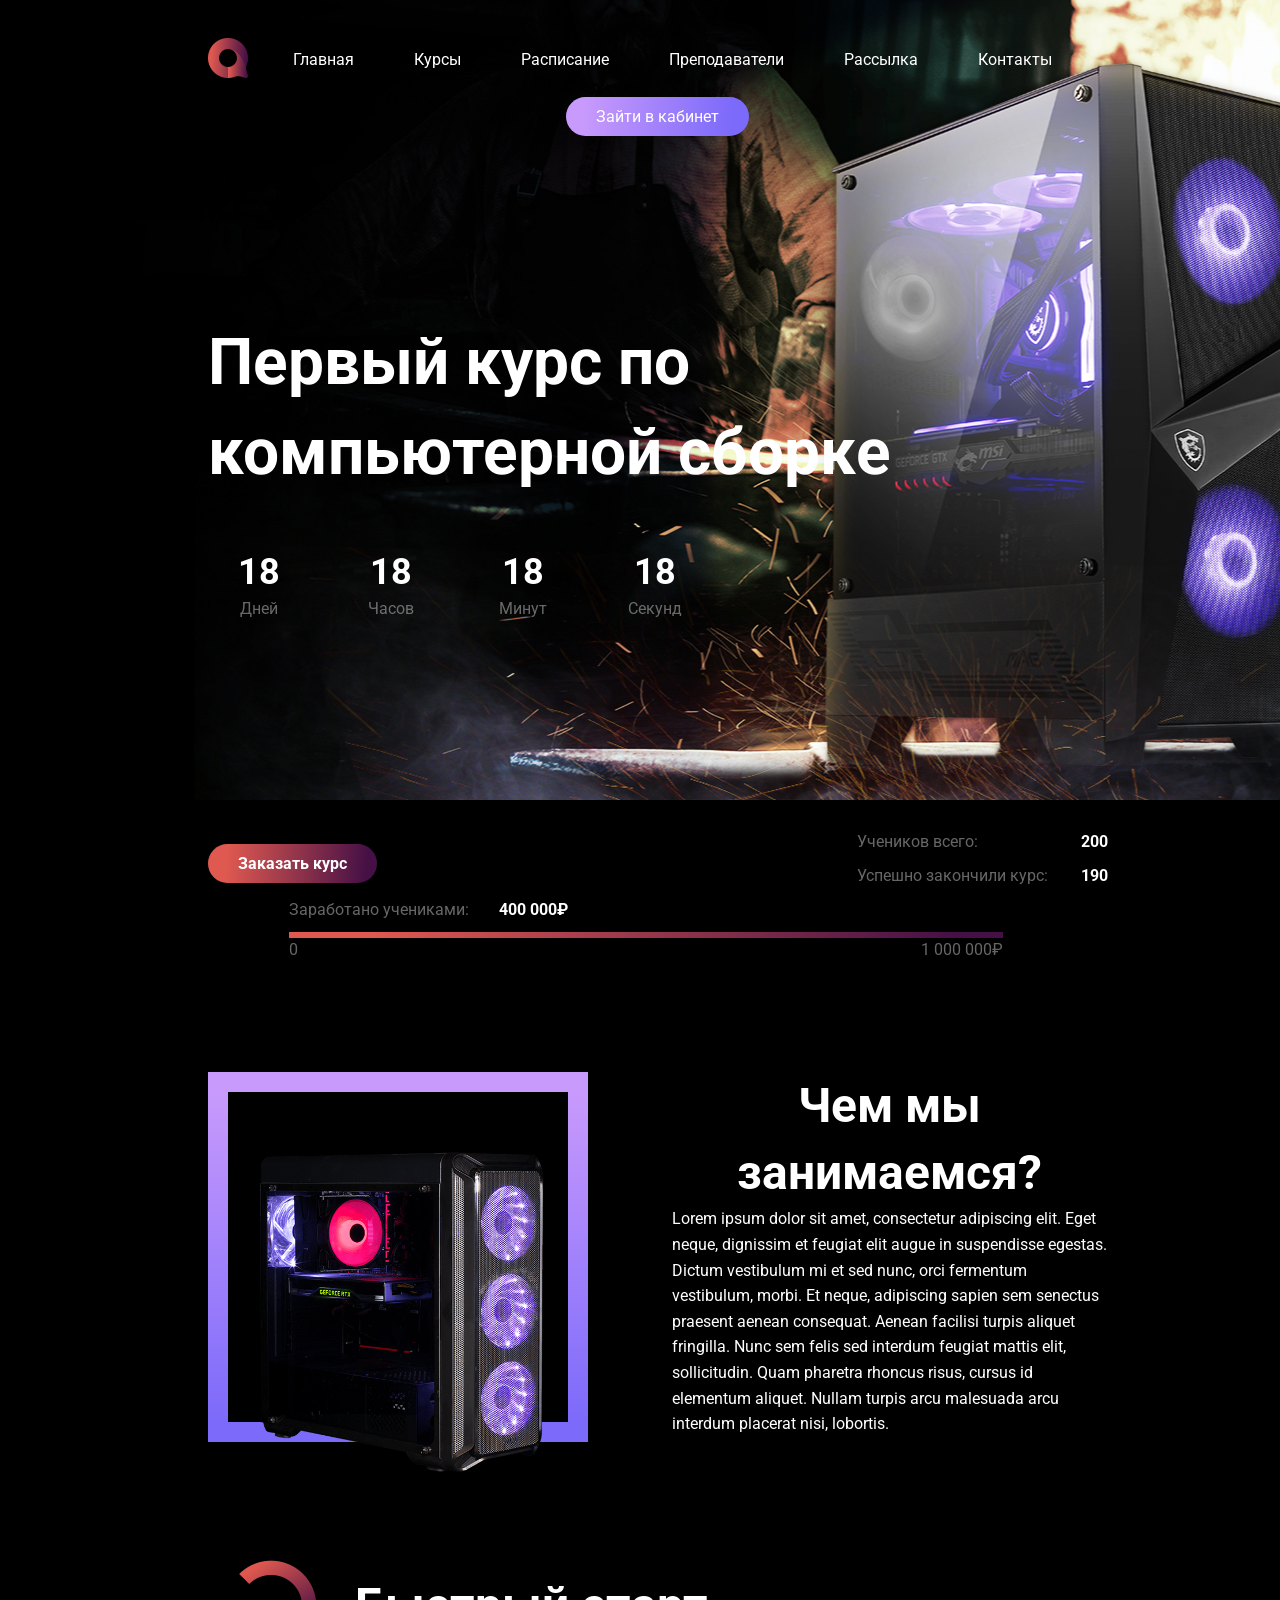
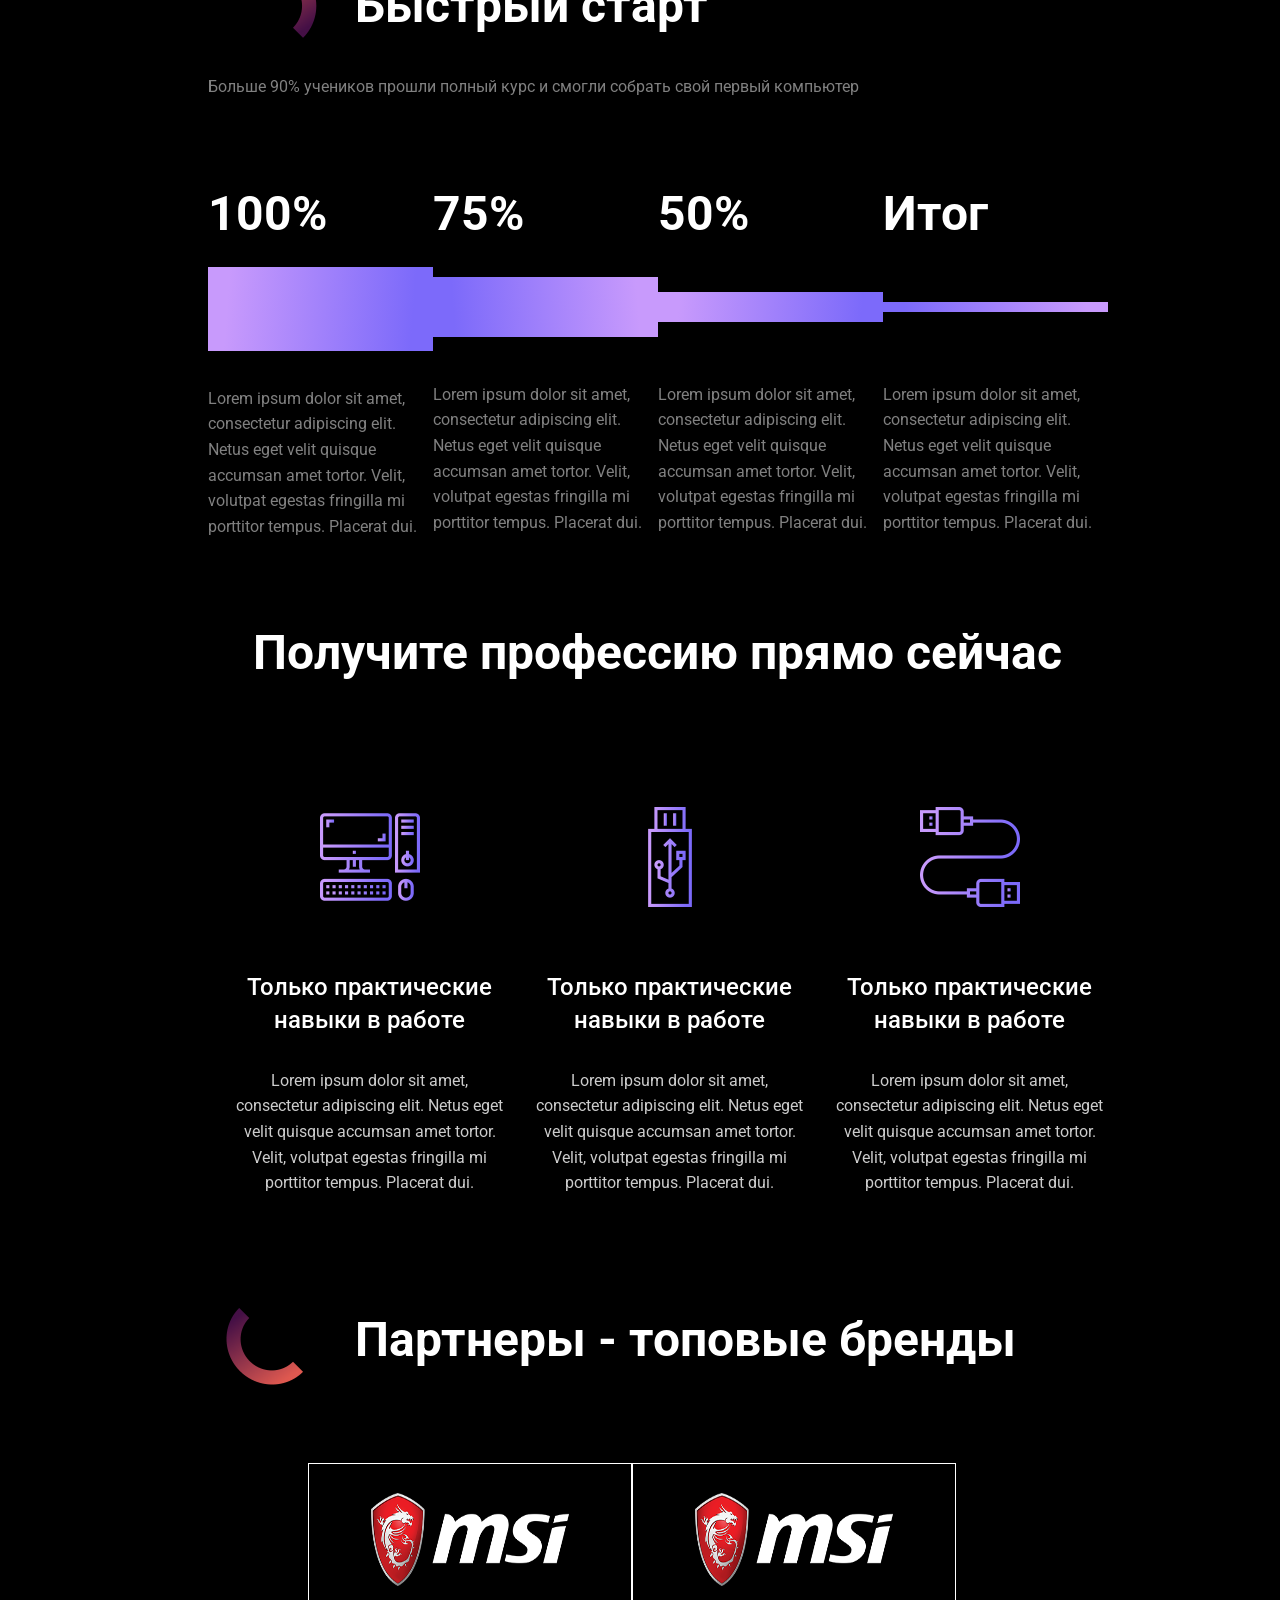
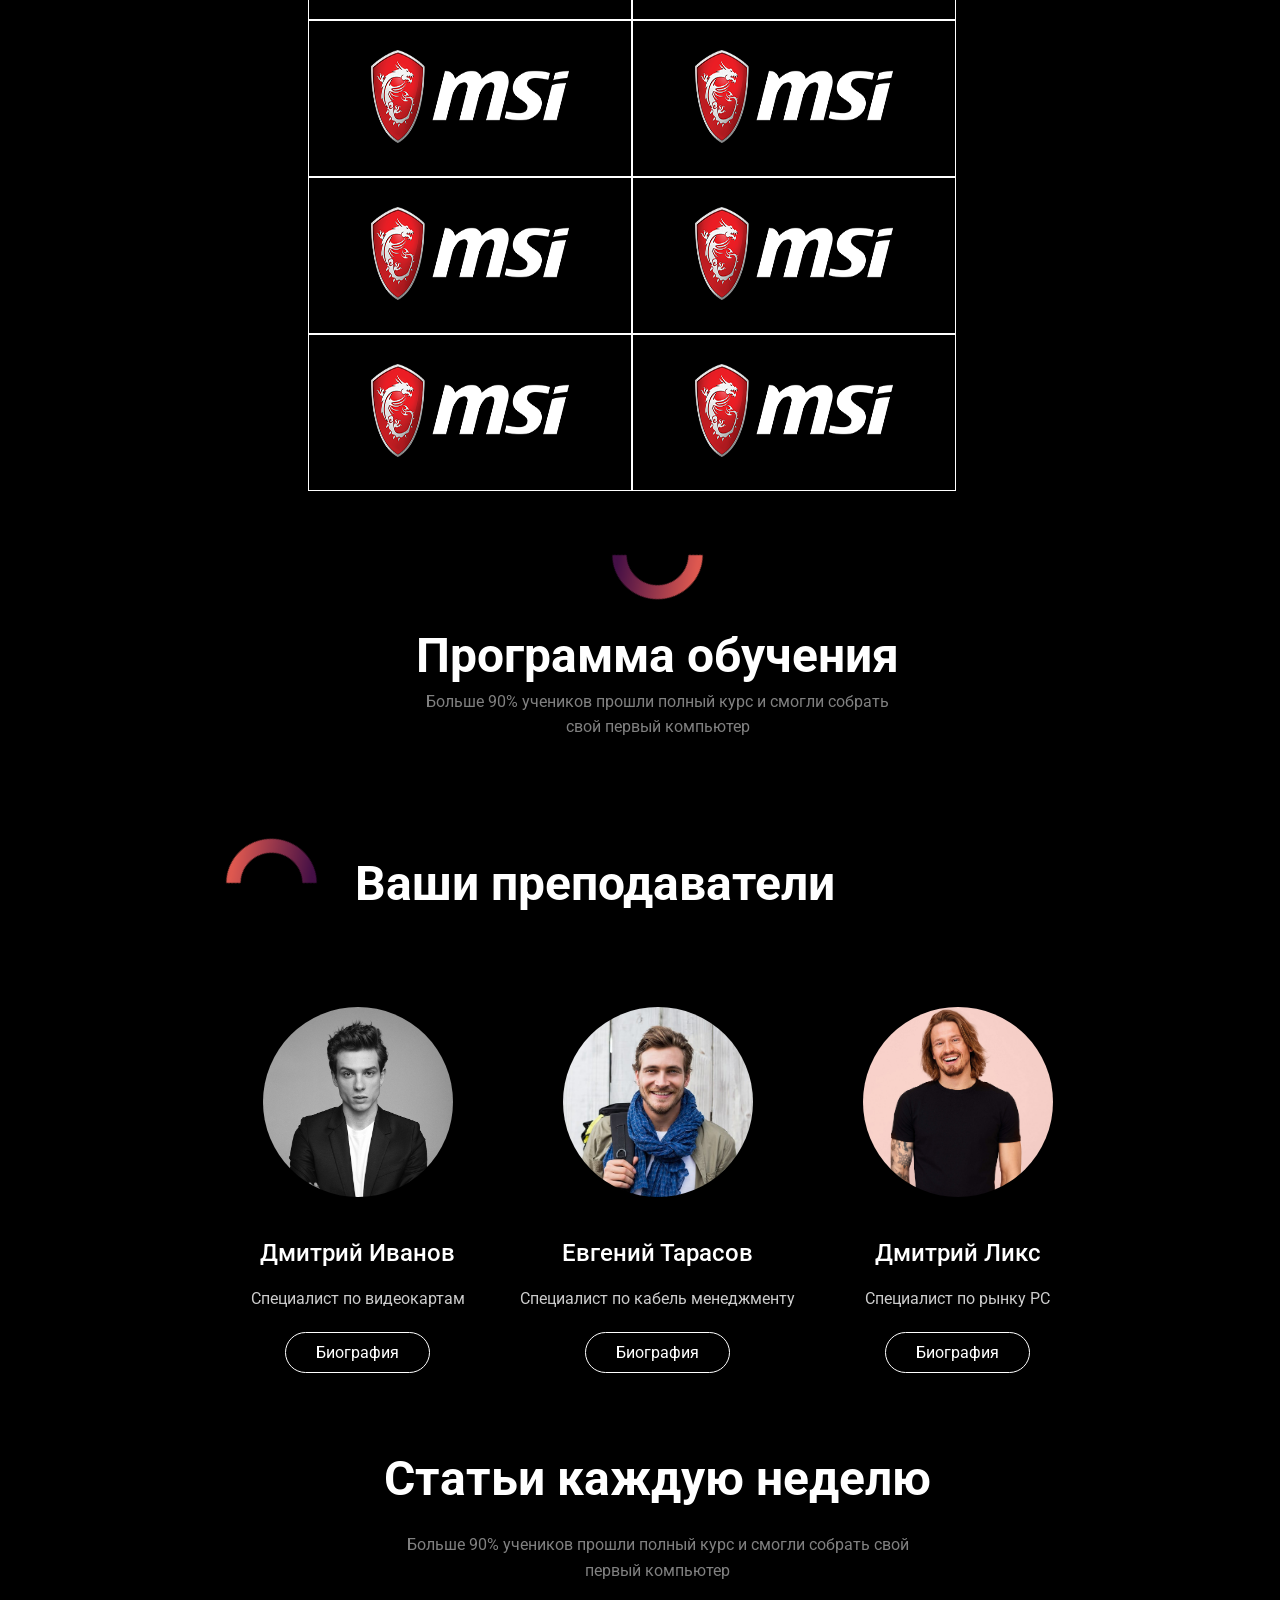
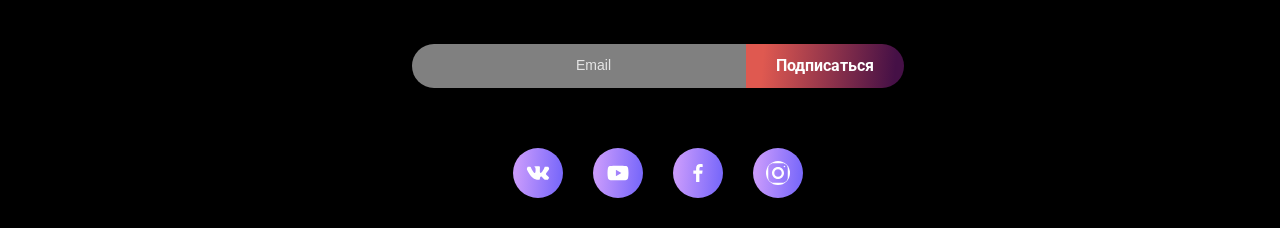
<file: index.html>
<!DOCTYPE html>
<html lang="ru">

<head>
    <meta charset="UTF-8">
    <meta name="viewport" content="width=1315">
    <meta http-equiv="X-UA-Compatible" content="IE=edge">
    <meta name="viewport" content="width=device-width, initial-scale=1.0">
    <link rel="stylesheet" href="css/main.css">
    <link rel="preconnect" href="https://fonts.googleapis.com">
    <link rel="preconnect" href="https://fonts.gstatic.com" crossorigin>
    <link href="https://fonts.googleapis.com/css2?family=Roboto:wght@400;700&display=swap" rel="stylesheet">
    <title>Document</title>
</head>

<body>
    <div class="promo">
        <div class="container">
            <header class=" header">
                <a href="#"><img src="img/logo.png" width="40" height="40"></a>
                <div class="navigation">
                    <span class="navi-span"><a href="two.html" class="navi-a">Главная</a></span>
                    <span class="navi-span"><a href="two.html" class="navi-a">Курсы</a></span>
                    <span class="navi-span"><a href="two.html" class="navi-a">Расписание</a></span>
                    <span class="navi-span"><a href="two.html" class="navi-a">Преподаватели</a></span>
                    <span class="navi-span"><a href="two.html" class="navi-a">Рассылка</a></span>
                    <span class="navi-span"><a href="two.html" class="navi-a">Контакты</a></span>
                </div>
                <div class="regist">
                    <a href="two.html" class="regist-button">Зайти в кабинет</a>
                </div>
            </header>
            <div class=" first-year">
                <h2 class="first-year-title">Первый курс по компьютерной сборке </h2>
                <div class="counter-full">
                    <div class="counter">
                        <h3 class="counter-number">18</h3>
                        <p class="counter-days">Дней</p>
                    </div>
                    <div class="counter">
                        <h3 class="counter-number">18</h3>
                        <p class="counter-days">Часов</p>
                    </div>
                    <div class="counter">
                        <h3 class="counter-number">18</h3>
                        <p class="counter-days">Минут</p>
                    </div>
                    <div class="counter">
                        <h3 class="counter-number">18</h3>
                        <p class="counter-days">Секунд</p>
                    </div>
                </div>

            </div>
        </div>
    </div>

    <section class="container info-course">
        <div class="info-course-reservation">
            <a href="two.html" class="info-course-button">Заказать курс</a>
        </div>

        <div class="quantity">
            <div class="quantity1">
                <p class="info-course-text">Учеников всего:</p>
                <p class="info-course-number">200</p>
            </div>
            <div class="quantity1">
                <p class="info-course-text">Успешно закончили курс:</p>
                <p class="info-course-number">190</p>
            </div>
        </div>
        <div class="earned">
            <div class="in-total">
                <p class="info-course-text">Заработано учениками:</p>
                <p class="info-course-number">400 000₽</p>

            </div>
            <hr class="line">
            <div class="in-total money">
                <p class="info-course-text money">0</p>
                <p class="info-course-text money">1 000 000₽</p>
            </div>
        </div>
    </section>
    <section class="container scoreboard">
        <div class="scoreboard-image">
            <img src="img/pc.png" class="pc" width="446" height="446">
        </div>
        <div class="scoreboard-info">
            <h2 class="scoreboard-info-title">Чем мы занимаемся?</h2>
            <p class="scoreboard-info-text">Lorem ipsum dolor sit amet, consectetur adipiscing elit. Eget neque,
                dignissim et feugiat elit augue in suspendisse egestas. Dictum vestibulum mi et sed nunc, orci fermentum
                vestibulum, morbi. Et neque, adipiscing sapien sem senectus praesent aenean consequat. Aenean facilisi
                turpis aliquet fringilla. Nunc sem felis sed interdum feugiat mattis elit, sollicitudin. Quam pharetra
                rhoncus risus, cursus id elementum aliquet. Nullam turpis arcu malesuada arcu interdum placerat nisi,
                lobortis. </p>
        </div>
    </section>
    <section class="container speed-start">
        <div class="speed-start-title-logo">
            <img class="logo" src="img/icon-start.png" width="127" height="127">
            <h2 class="speed-start-title">Быстрый старт</h2>
        </div>
        <p class="speed-start-text">Больше 90% учеников прошли полный курс и смогли собрать свой первый компьютер</p>
        <div class="speed-start-percent-full">
            <div class="speed-start-percent">
                <h2 class="speed-start-title">100%</h2>
                <hr class="speed-start-line">
                <p class="speed-start-text">Lorem ipsum dolor sit amet, consectetur adipiscing elit. Netus eget velit
                    quisque accumsan amet tortor. Velit, volutpat egestas fringilla mi porttitor tempus. Placerat dui.
                </p>
            </div>
            <div class="speed-start-percent">
                <h2 class="speed-start-title">75%</h2>
                <hr class="speed-start-line seventy-five">
                <p class="speed-start-text">Lorem ipsum dolor sit amet, consectetur adipiscing elit. Netus eget velit
                    quisque accumsan amet tortor. Velit, volutpat egestas fringilla mi porttitor tempus. Placerat dui.
                </p>
            </div>
            <div class="speed-start-percent">
                <h2 class="speed-start-title">50%</h2>
                <hr class="speed-start-line fifteen">
                <p class="speed-start-text">Lorem ipsum dolor sit amet, consectetur adipiscing elit. Netus eget velit
                    quisque accumsan amet tortor. Velit, volutpat egestas fringilla mi porttitor tempus. Placerat dui.
                </p>
            </div>
            <div class="speed-start-percent">
                <h2 class="speed-start-title ">Итог</h2>
                <hr class="speed-start-line zero">
                <p class="speed-start-text">Lorem ipsum dolor sit amet, consectetur adipiscing elit. Netus eget velit
                    quisque accumsan amet tortor. Velit, volutpat egestas fringilla mi porttitor tempus. Placerat dui.
                </p>
            </div>
        </div>
    </section>
    <section class="container profession">
        <h2 class="profession-title">Получите профессию прямо сейчас</h2>
        <div class="cards">
            <div class="card">
                <img src="img/icon-1.png" width="100" height="100">
                <h3 class="profession-card-title">Только практические навыки в работе</h3>
                <p class="profession-text">Lorem ipsum dolor sit amet, consectetur adipiscing elit. Netus eget velit
                    quisque accumsan amet tortor. Velit, volutpat egestas fringilla mi porttitor tempus. Placerat dui.
                </p>
            </div>
            <div class="card">
                <img src="img/icon-2.png" width="100" height="100">
                <h3 class="profession-card-title">Только практические навыки в работе</h3>
                <p class="profession-text">Lorem ipsum dolor sit amet, consectetur adipiscing elit. Netus eget velit
                    quisque accumsan amet tortor. Velit, volutpat egestas fringilla mi porttitor tempus. Placerat dui.
                </p>
            </div>
            <div class="card">
                <img src="img/icon-3.png" width="100" height="100">
                <h3 class="profession-card-title">Только практические навыки в работе</h3>
                <p class="profession-text">Lorem ipsum dolor sit amet, consectetur adipiscing elit. Netus eget velit
                    quisque accumsan amet tortor. Velit, volutpat egestas fringilla mi porttitor tempus. Placerat dui.
                </p>
            </div>
        </div>
    </section>
    <section class="container partners">
        <div class="partners-logo">
            <img src="img/icon-heading.png" class="loho" width="127" height="127">
            <h2 class="partners-title">Партнеры - топовые бренды</h2>
        </div>
        <div class="brands">
            <div class="brand first">
                <a target="blank" href="https://ru.msi.com"><img class="brand-logo" src="img/msi.png"></a>
            </div>
            <div class="brand">
                <a target="blank" href="https://ru.msi.com"><img class="brand-logo" src="img/msi.png"></a>
            </div>
            <div class="brand">
                <a target="blank" href="https://ru.msi.com"><img class="brand-logo" src="img/msi.png"></a>
            </div>
            <div class="brand">
                <a target="blank" href="https://ru.msi.com"><img class="brand-logo" src="img/msi.png"></a>
            </div>

            <div class="brand first lastline">
                <a target="blank" href="https://ru.msi.com"><img class="brand-logo" src="img/msi.png"></a>
            </div>
            <div class="brand lastline">
                <a target="blank" href="https://ru.msi.com"><img class="brand-logo" src="img/msi.png"></a>
            </div>
            <div class="brand lastline">
                <a target="blank" href="https://ru.msi.com"><img class="brand-logo" src="img/msi.png"></a>
            </div>
            <div class="brand lastline">
                <a target="blank" href="https://ru.msi.com"><img class="brand-logo" src="img/msi.png"></a>
            </div>
        </div>
    </section>
    <section class="container training-program">
        <div class="training-program-promo">
            <img src="img/icon-heading.png" width="127" height="127" class="training-program-logo">
            <h2 class="training-program-title">Программа обучения</h2>
            <p class="speed-start-text">Больше 90% учеников прошли полный курс и смогли собрать свой первый компьютер
            </p>

        </div>
       
    </section>
    <section class="container your-teachers">
        <div class="your-teachers-promo">
            <img src="img/icon-heading.png" width="127" height="127" class="your-teachers-logo">
            <h2 class="your-teachers-title">Ваши преподаватели</h2>
        </div>
        <div class="teachers">
            <div class="teacher">
                <div class="teacher-logo icon1"></div>
                <h3 class="teacher-title">Дмитрий Иванов</h3>
                <p class="teacher-text">Специалист по видеокартам</p>
                <a target="blank" href="two.html" class="teacher-button">Биография</a>
            </div>
            <div class="teacher">
                <div class="teacher-logo icon2"></div>
                <h3 class="teacher-title">Евгений Тарасов</h3>
                <p class="teacher-text">Специалист по кабель менеджменту</p>
                <a target="blank" href="two.html" class="teacher-button">Биография</a>
            </div>
            <div class="teacher">
                <div class="teacher-logo icon3"></div>
                <h3 class="teacher-title">Дмитрий Ликс</h3>
                <p class="teacher-text">Специалист по рынку PC</p>
                <a target="blank" href="two.html" class="teacher-button">Биография</a>
            </div>
        </div>
    </section>
    <footer class="container footer">
        <h2 class="footer-title">Статьи каждую неделю</h2>
        <p class="speed-start-text">Больше 90% учеников прошли полный курс и смогли собрать свой первый компьютер</p>
        <div class="sub">
            <input type="email" placeholder="Email" class="footer-input">
            <a href="two.html" class="footer-button">Подписаться</a>
        </div>
        <div class="programms">
            <div class="programm">
                <a href="#"><img src="img/vk.svg" class="programm-image"></a>
            </div>
            <div class="programm">
                <a href="#"><img src="img/youtube.svg" class="programm-image"></a>
            </div>
            <div class="programm">
                <a href="#"><img src="img/facebook.svg" class="programm-image"></a>
            </div>
            <div class="programm">
                <a href="#"><img src="img/instagram.svg" class="programm-image"></a>
            </div>
        </div>
    </footer>
</body>

</html>
</file>
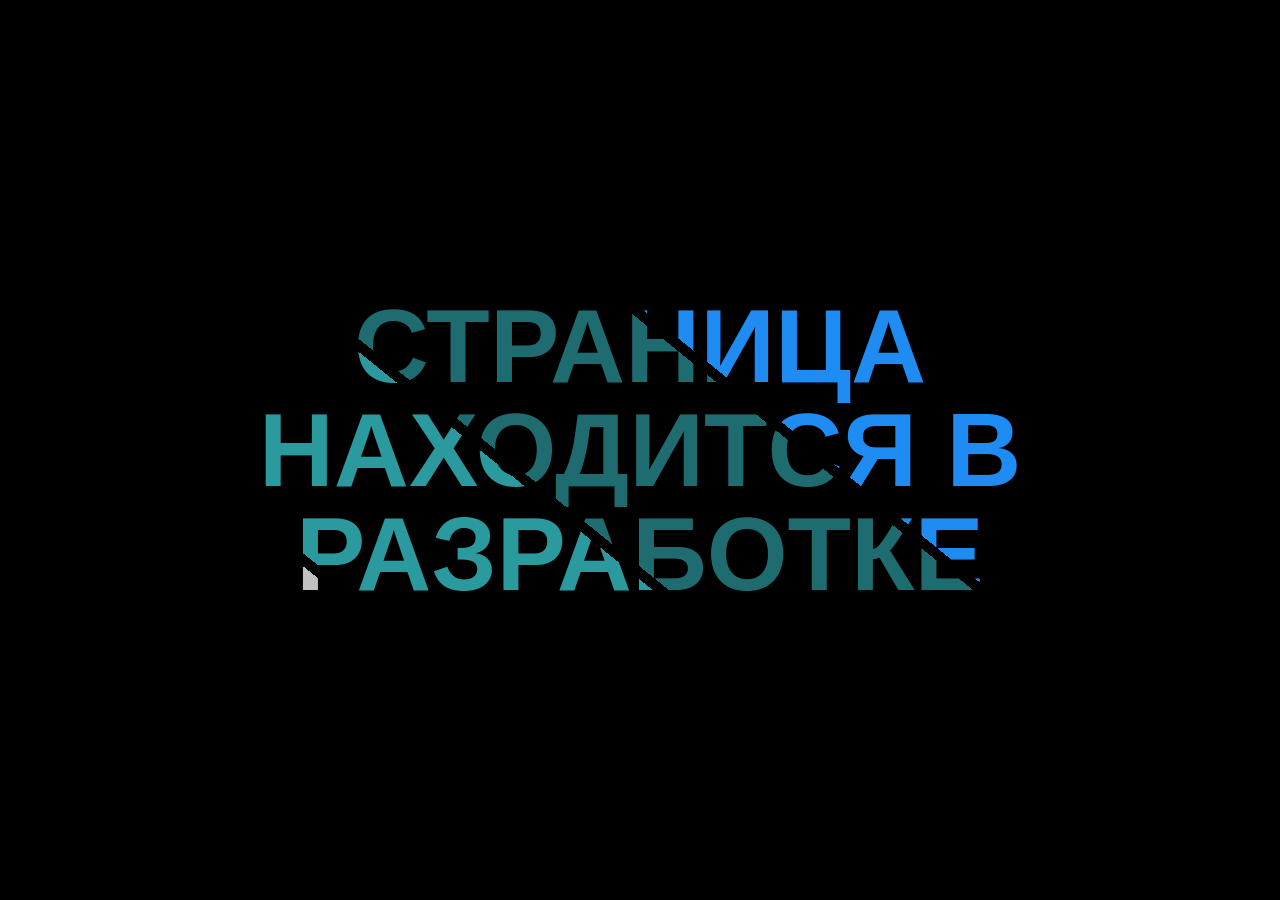
<file: two.html>
<!DOCTYPE html>
<html lang="en">
<head>
    <meta charset="UTF-8">
    <meta http-equiv="X-UA-Compatible" content="IE=edge">
    <meta name="viewport" content="width=device-width, initial-scale=1.0">
    <link rel="stylesheet" href="css/two.css">
    <title>Document</title>
</head>
<body>
    <div class="wrapper">
        <div class="container">
          <h1>Страница находится в разработке</h1>
        </div>
      </div>
</body>
</html>
</file>
<file: css/main.css>
* {
    box-sizing: border-box;
    margin: 0;
    padding: 0;

}

body {
    font-family: 'Roboto', sans-serif;
    background-color: black;
    min-width: 1315px;
}

.promo {
    background: url(../img/phon.jfif);
    min-height: 830px;
    background-repeat: no-repeat;
    background-position: top;

}

.header {
    margin: auto;
    padding-top: 38px;
    display: flex;
    justify-content: space-between;

    min-height: 44px;
    align-items: center;
}

.navigation {
    min-width: 745px;
    height: 24px;
    justify-content: space-between;
}

.navi-a {
    margin-right: 56px;
    font-size: 16px;
    line-height: 150%;
    color: #FFFFFF;
    text-decoration: none;
}

.regist-button {
    background: linear-gradient(94.26deg, #C89AFC 9.51%, #7C6AFA 90.23%);
    border-radius: 50px;
    padding: 10px 30px;
    color: #FFFFFF;
    border: none;
    text-decoration: none;
}

.container {
    width: 1315px;
    margin: auto;
}

.first-year {
    margin-top: 192px;
    width: 920px;
}

.first-year-title {
    font-weight: bold;
    font-size: 64px;
    line-height: 140%;
    color: #FFFFFF;
    flex-wrap: wrap;
}

.counter-full {
    display: flex;
}

.counter {
    margin-top: 50px;
    margin-right: 30px;
    width: 102px;
    height: 112px;
    text-align: center;
}

.counter-number {
    font-weight: bold;
    font-size: 36px;
    line-height: 140%;
    color: #FFFFFF;
}

.counter-days {
    font-size: 16px;
    line-height: 140%;
    color: #FFFFFF;
    opacity: 0.4;
}




.info-course {
    display: flex;
    min-height: 130px;
    align-items: center;
}

.info-course-button {
    background: linear-gradient(94.78deg, #DF5950 11.19%, #451046 93.72%);
    border-radius: 50px;
    border: none;
    padding: 10px 30px;
    font-weight: bold;
    font-size: 16px;
    line-height: 150%;
    text-align: center;
    color: #FFFFFF;
    margin-right: 81px;
    text-decoration: none;
}

.quantity1 {
    display: flex;
    justify-content: space-between;
    min-width: 251px;

}

.info-course-text {
    font-size: 16px;
    line-height: 150%;
    color: #FFFFFF;
    opacity: 0.4;
}

.info-course-number {
    font-weight: bold;
    font-size: 16px;
    line-height: 150%;
    color: #FFFFFF;
}

.earned {
    margin-left: 81px;
    width: 714px;
}

.in-total {
    display: flex;
}

.info-course-text {
    margin-right: 30px;
    margin-bottom: 10px;
}

.money {
    justify-content: space-between;
    margin-right: 0px;
}

.line {
    display: block;
    width: 100%;
    height: 6px;
    border: none;
    background: linear-gradient(94.78deg, #DF5950 11.19%, #451046 93.72%);
}


.scoreboard {
    display: flex;
    justify-content: space-between;
    margin-top: 200px;
    margin-bottom: 200px;
}

.scoreboard-image {
    border: 30px solid transparent;
    width: 526px;
    height: 542px;
    text-align: center;
    -moz-border-image: -moz-linear-gradient(top, #C89AFC 0%, #7C6AFA 100%);
    -webkit-border-image: -webkit-linear-gradient(top, #C89AFC 0%, #7C6AFA 100%);
    border-image: linear-gradient(top, #C89AFC 0%, #7C6AFA 100%);

    border-image-slice: 10;
}

.pc {
    margin-top: 96px;
}

.scoreboard-info {
    width: 636px;
}

.scoreboard-info-title {
    margin: 45px 0;
    font-size: 48px;
    line-height: 140%;
    color: #FFFFFF;
}

.scoreboard-info-text {

    font-size: 16px;
    line-height: 160%;
    color: #FFFFFF;
}





.speed-start-title-logo {
    display: flex;
    align-items: center;
    margin-bottom: 49px;
}

.logo {
    margin-right: 20px;
}

.speed-start-title {
    font-size: 48px;
    line-height: 140%;
    color: #FFFFFF;
}

.speed-start-text {
    font-size: 16px;
    line-height: 160%;
    color: #FFFFFF;
    opacity: 0.5;
}

.speed-start-percent-full {
    display: flex;
}

.speed-start-percent {
    margin-top: 80px;
    width: 324px;
}

.speed-start-line {
    margin: 20px 0px 35px 0px;
    border: none;
    background: linear-gradient(94.26deg, #C89AFC 9.51%, #7C6AFA 90.23%);
    height: 84px;
}

.seventy-five {
    height: 60px;
    margin: 30px 0px 45px 0px;
    transform: matrix(-1, 0, 0, 1, 0, 0);
}

.fifteen {
    height: 30px;
    margin: 45px 0px 60px 0px;
}

.zero {
    height: 10px;
    margin: 55px 0px 70px 0px;
    transform: matrix(-1, 0, 0, 1, 0, 0);
}



.profession {
    margin: 200px auto;
}

.profession-title {
    font-size: 48px;
    line-height: 140%;
    text-align: center;
    color: #FFFFFF;
    margin-bottom: 120px;
}

.cards {
    display: flex;
}

.card {
    margin-left: 24px;
    width: 416px;
    text-align: center;
}

.profession-card-title {
    font-weight: 500;
    font-size: 24px;
    line-height: 140%;
    color: #FFFFFF;
    margin: 60px 0 30px 0;
}

.profession-text {
    font-size: 16px;
    line-height: 160%;
    color: #FFFFFF;
    opacity: 0.8;
}



.partners {
    width: 1315px;
    margin-bottom: 155px;
}

.partners-logo {
    display: flex;
    align-items: center;
}

.partners-title {
    margin-left: 20px;
    font-size: 48px;
    line-height: 140%;
    color: #FFFFFF;

}

.brands {
    display: flex;
    flex-wrap: wrap;
    margin-top: 60px;
}

.brand {
    width: 324px;
    border-bottom: 1px solid #FFFFFF;
    border-left: 1px solid #FFFFFF;
    text-align: center;
}

.first {
    border-left: none;
}

.lastline {
    border-bottom: none;
}

.brand-logo {
    width: 198px;
    height: 93px;
    margin: 29px 0;
}



.training-program {
    width: 750px;

}

.training-program-promo {
    margin: auto;
    margin-bottom: 80px;
    width: 485px;
    text-align: center;
}

.training-program-logo {
    transform: rotate(-45deg);
}

.training-program-title {
    font-size: 48px;
    line-height: 140%;
    text-align: center;
    color: #FFFFFF;
}



.your-teachers-promo {
    display: flex;
    align-items: center;
    margin-bottom: 60px;
}

.your-teachers-title {
    font-size: 48px;
    line-height: 140%;
    color: #FFFFFF;
}

.your-teachers-logo {
    transform: rotate(135deg);
    margin-right: 20px;
}

.teachers {
    justify-content: space-between;
    display: flex;
}

.teacher {
    width: 416px;
    text-align: center;
}

.teacher-logo {
    width: 190px;
    height: 190px;

}

.icon1 {
    background-image: url(../img/teacher1.png);
    background-repeat: no-repeat;
    background-size: cover;
    border-radius: 50%;
    margin: auto;
}

.icon2 {
    background-image: url(../img/teacher2.png);
    background-repeat: no-repeat;
    background-size: cover;
    border-radius: 50%;
    margin: auto;
    background-position: center;
}

.icon3 {
    background-image: url(../img/teacher3.png);
    background-repeat: no-repeat;
    background-size: cover;
    border-radius: 50%;
    margin: auto;
}

.teacher-title {
    margin-top: 40px;
    font-weight: 500;
    font-size: 24px;
    line-height: 140%;
    color: #FFFFFF;
}

.teacher-text {
    margin-top: 15px;
    margin-bottom: 30px;
    font-size: 16px;
    line-height: 160%;
    color: #FFFFFF;
    opacity: 0.8;
}

.teacher-button {
    font-size: 16px;
    line-height: 150%;
    text-align: center;
    color: #FFFFFF;
    border: 1px solid #FFFFFF;
    border-radius: 50px;
    padding: 10px 30px;
    text-decoration: none;
}


.footer {
    width: 549px;
    margin: auto;
    margin-top: 200px;
    margin-bottom: 30px;
    text-align: center;
}

.footer-title {
    margin-bottom: 20px;
    font-size: 48px;
    line-height: 140%;
    color: #FFFFFF;
}

.sub {
    width: 492px;
    display: flex;
    margin: auto;
    margin-top: 60px;
    margin-bottom: 60px;
}

.footer-input {
    width: 100%;
    font-size: 14px;
    line-height: 160%;
    color: #FFFFFF;
    background: gray;
    border-radius: 50px 0px 0px 50px;
    border: none;
    text-align: center;
}

.footer-input::-webkit-input-placeholder {
    font-size: 14px;
    line-height: 160%;
    color: #FFFFFF;
    opacity: 0.8;
    padding-left: 30px;
}

input,
textarea {
    outline: none;
}

input:active,
textarea:active {
    outline: none;
}

:focus {
    outline: none;
}

textarea {
    resize: none;
}

textarea {
    resize: vertical;
}

textarea {
    resize: horizontal;
}

.footer-button {
    text-decoration: none;
    width: 160px;
    height: 44px;
    background: linear-gradient(94.78deg, #DF5950 11.19%, #451046 93.72%);
    border-radius: 0 50px 50px 0;
    border: none;
    padding: 10px 30px;
    font-weight: bold;
    font-size: 16px;
    line-height: 150%;
    text-align: center;
    color: #FFFFFF;
}


.programms {
    margin: auto;
    width: 290px;
    margin-top: 40px;
    flex-wrap: wrap;
    display: flex;
    justify-content: space-between;
}

.programm {
    margin-bottom: 30px;
    width: 50px;
    height: 50px;
}

.programm-image {
    background: linear-gradient(94.26deg, #C89AFC 9.51%, #7C6AFA 90.23%);
    margin: auto;
    padding: 13px;
    border-radius: 50%;
}


@media (max-width:1280px) {
    .container {
        max-width: 900px;
        margin: auto
    }

    .header {
        flex-wrap: wrap;
    }

    .regist {
        margin: auto;
        margin-top: 25px;
    }

    .info-course {
        flex-wrap: wrap;
        justify-content: space-between;
    }

    .scoreboard {
        margin-top: 100px;
        margin-bottom: 100px;
    }

    .scoreboard-image {
        border: 20px solid transparent;
        width: 380px;
        height: 370px;
        text-align: center;
        -moz-border-image: -moz-linear-gradient(top, #C89AFC 0%, #7C6AFA 100%);
        -webkit-border-image: -webkit-linear-gradient(top, #C89AFC 0%, #7C6AFA 100%);
        border-image-slice: 1;
    }

    .pc {
        margin-top: 60px;
        width: 346px;
        height: 320px;
    }

    .speed-start-title-logo {
        text-align: left;
        margin-bottom: 5px;
    }

    .scoreboard-info {
        width: 436px;
    }

    .scoreboard-info-title {
        text-align: center;
        margin: 0 0;
    }

    .brands {
        width: 700px;
        margin: auto;
        margin-top: 60px;
    }

    .brand {
        width: 324px;
        border: 1px solid #FFFFFF;

        text-align: center;
    }

    .profession {
        margin-top: 80px;
    }

    .partners-logo {
        margin-top: 80px;
    }

    .footer {
        margin-top: 80px;
    }
}
</file>
<file: css/two.css>
* {
    box-sizing: border-box
  }
 body{
     background: black;
 }
  :root {
    --color-1: #186cb8;
    --color-2: #1e8cf3;
    --color-3: #1f6c70;
    --color-4: #2a9a9f;
    --color-5: #c2c1c1;
  }
  
  
  .wrapper {
    line-height: 1;
    display: grid;
    place-items: center;
    min-height: calc(100vh - 16px);
  }
  
  h1 {
    font-family: "Exo", sans-serif;
    font-weight: 900;
    text-transform: uppercase;
    background: linear-gradient(219deg, 
      var(--color-1) 19%, 
      transparent 19%,transparent 20%, 
      var(--color-2) 20%, var(--color-2)  39%,
      transparent 39%,transparent 40%, 
      var(--color-3) 40%,var(--color-3) 59% ,
      transparent 59%,transparent 60%, 
      var(--color-4) 60%, var(--color-4) 79%,
      transparent 79%, transparent 80%, 
      var(--color-5) 80%);
    -webkit-background-clip: text;
    color: transparent;
  }
  
  .container {
    padding: 1.5rem;   
    text-align: center;
  
  }
  
  @media screen and (min-width: 768px) {
    h1 {
      font-size: 6.5rem;
    }
  }
</file>
